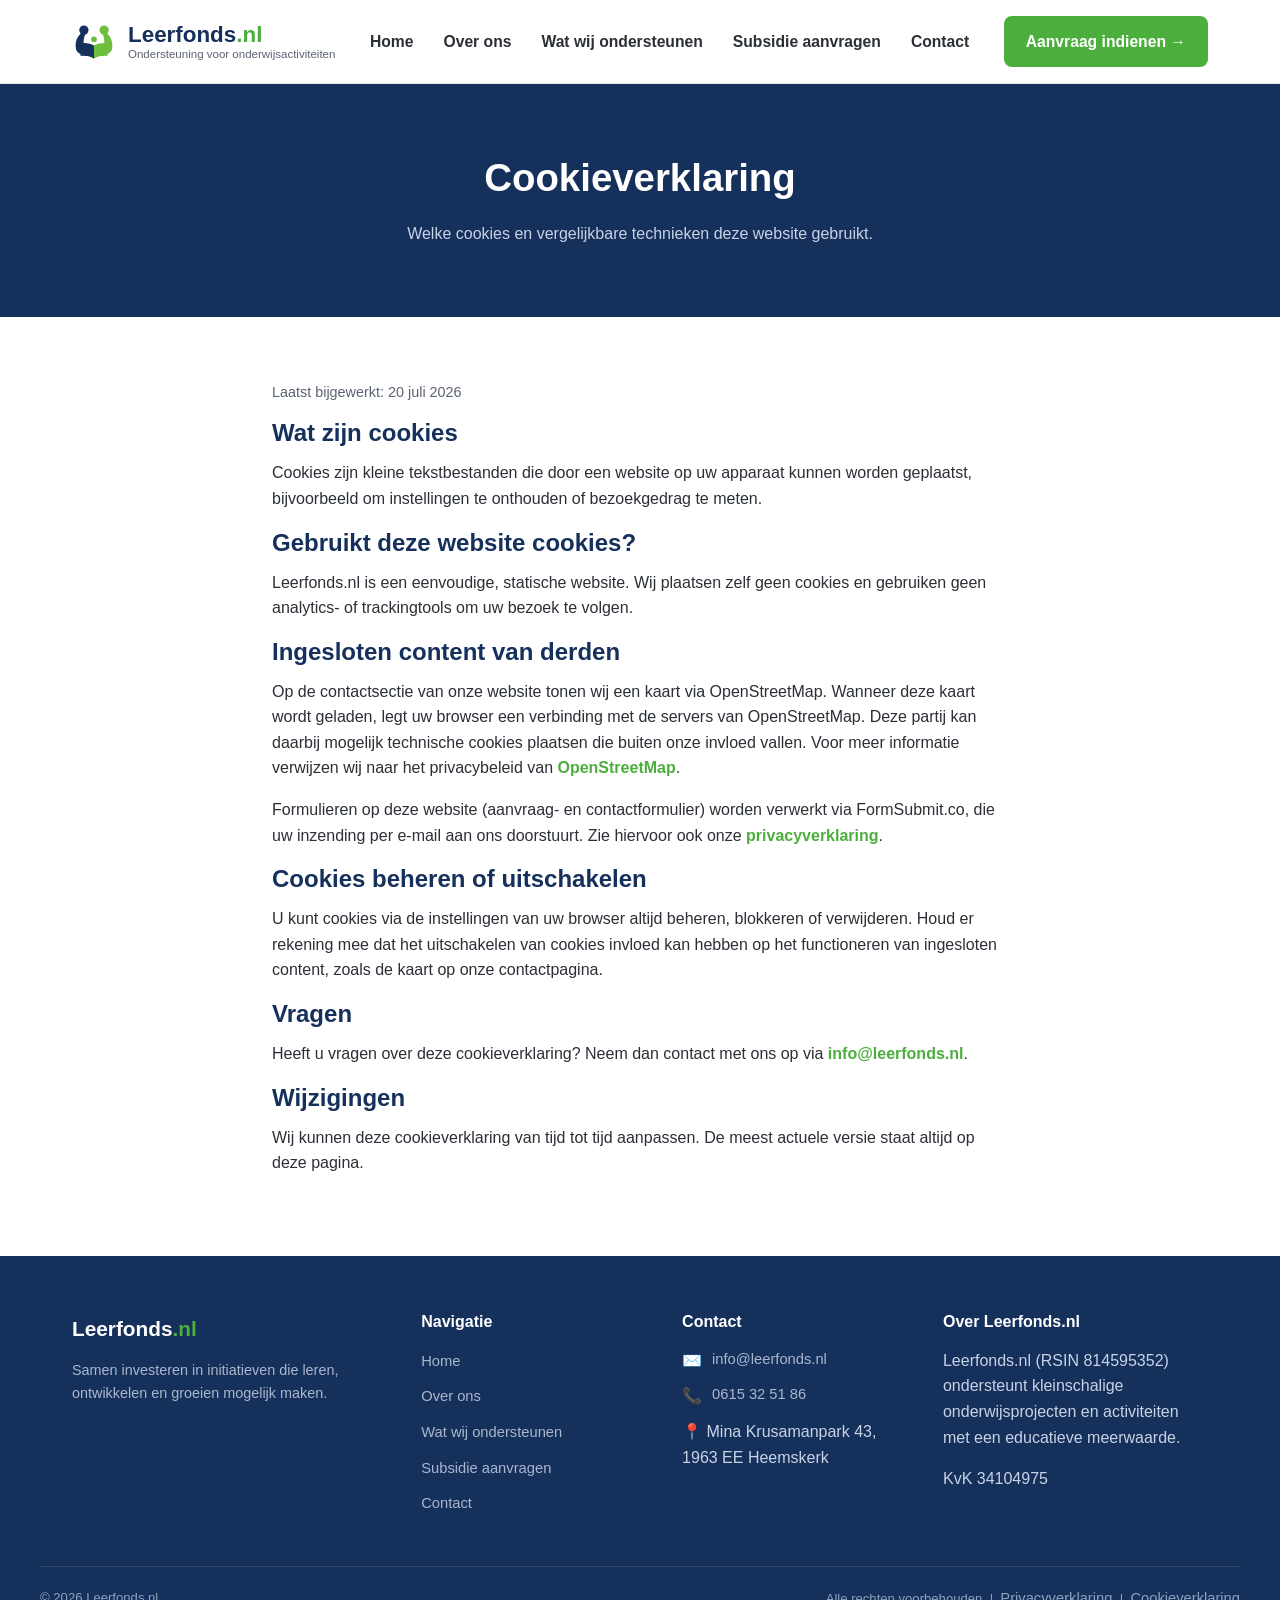
<file: cookieverklaring.html>
<!DOCTYPE html>
<html lang="nl">
<head>
<meta charset="UTF-8">
<meta name="viewport" content="width=device-width, initial-scale=1.0">
<title>Cookieverklaring — Leerfonds.nl</title>
<meta name="description" content="Cookieverklaring van Stichting Ondersteuning Onderwijs (Leerfonds.nl): welke cookies en vergelijkbare technieken deze website gebruikt.">
<link rel="icon" href="logo.svg" type="image/svg+xml">
<link rel="stylesheet" href="style.css">
</head>
<body>
<a class="skip-link" href="#main">Ga naar inhoud</a>

<header class="site-header">
  <div class="header-inner">
    <a class="logo" href="index.html#home">
      <img src="logo.svg" alt="Leerfonds.nl logo" width="44" height="44">
      <span class="logo-text">
        <span class="brand">Leerfonds<span>.nl</span></span>
        <span class="tagline">Ondersteuning voor onderwijsactiviteiten</span>
      </span>
    </a>
    <nav class="main-nav" aria-label="Hoofdmenu">
      <ul>
        <li><a href="index.html#home">Home</a></li>
        <li><a href="index.html#over-ons">Over ons</a></li>
        <li><a href="index.html#wat-wij-ondersteunen">Wat wij ondersteunen</a></li>
        <li><a href="index.html#subsidie-aanvragen">Subsidie aanvragen</a></li>
        <li><a href="index.html#contact">Contact</a></li>
      </ul>
    </nav>
    <div class="header-cta">
      <a class="btn btn-header" href="index.html#subsidie-aanvragen">Aanvraag indienen →</a>
      <button class="nav-toggle" aria-label="Menu openen" aria-expanded="false">☰</button>
    </div>
  </div>
</header>

<main id="main">

  <section class="page-hero">
    <div class="container">
      <h1>Cookieverklaring</h1>
      <p>Welke cookies en vergelijkbare technieken deze website gebruikt.</p>
    </div>
  </section>

  <section class="section">
    <div class="container" style="max-width:800px;">

      <p style="color:var(--text-light); font-size:.9rem;">Laatst bijgewerkt: 20 juli 2026</p>

      <h2>Wat zijn cookies</h2>
      <p>Cookies zijn kleine tekstbestanden die door een website op uw apparaat kunnen worden geplaatst, bijvoorbeeld om instellingen te onthouden of bezoekgedrag te meten.</p>

      <h2>Gebruikt deze website cookies?</h2>
      <p>Leerfonds.nl is een eenvoudige, statische website. Wij plaatsen zelf geen cookies en gebruiken geen analytics- of trackingtools om uw bezoek te volgen.</p>

      <h2>Ingesloten content van derden</h2>
      <p>Op de contactsectie van onze website tonen wij een kaart via OpenStreetMap. Wanneer deze kaart wordt geladen, legt uw browser een verbinding met de servers van OpenStreetMap. Deze partij kan daarbij mogelijk technische cookies plaatsen die buiten onze invloed vallen. Voor meer informatie verwijzen wij naar het privacybeleid van <a href="https://wiki.osmfoundation.org/wiki/Privacy_Policy" style="color:var(--green); font-weight:600;" target="_blank" rel="noopener">OpenStreetMap</a>.</p>
      <p>Formulieren op deze website (aanvraag- en contactformulier) worden verwerkt via FormSubmit.co, die uw inzending per e-mail aan ons doorstuurt. Zie hiervoor ook onze <a href="privacyverklaring.html" style="color:var(--green); font-weight:600;">privacyverklaring</a>.</p>

      <h2>Cookies beheren of uitschakelen</h2>
      <p>U kunt cookies via de instellingen van uw browser altijd beheren, blokkeren of verwijderen. Houd er rekening mee dat het uitschakelen van cookies invloed kan hebben op het functioneren van ingesloten content, zoals de kaart op onze contactpagina.</p>

      <h2>Vragen</h2>
      <p>Heeft u vragen over deze cookieverklaring? Neem dan contact met ons op via <a href="mailto:info@leerfonds.nl" style="color:var(--green); font-weight:600;">info@leerfonds.nl</a>.</p>

      <h2>Wijzigingen</h2>
      <p>Wij kunnen deze cookieverklaring van tijd tot tijd aanpassen. De meest actuele versie staat altijd op deze pagina.</p>

    </div>
  </section>

</main>

<footer class="site-footer">
  <div class="container footer-grid">
    <div class="footer-brand">
      <span class="brand">Leerfonds<span>.nl</span></span>
      <p>Samen investeren in initiatieven die leren, ontwikkelen en groeien mogelijk maken.</p>
    </div>
    <div>
      <h4>Navigatie</h4>
      <ul>
        <li><a href="index.html#home">Home</a></li>
        <li><a href="index.html#over-ons">Over ons</a></li>
        <li><a href="index.html#wat-wij-ondersteunen">Wat wij ondersteunen</a></li>
        <li><a href="index.html#subsidie-aanvragen">Subsidie aanvragen</a></li>
        <li><a href="index.html#contact">Contact</a></li>
      </ul>
    </div>
    <div>
      <h4>Contact</h4>
      <ul class="footer-contact">
        <li>✉️ <a href="mailto:info@leerfonds.nl">info@leerfonds.nl</a></li>
        <li>📞 <a href="tel:+31615325186">0615 32 51 86</a></li>
        <li>📍 Mina Krusamanpark 43, 1963 EE Heemskerk</li>
      </ul>
    </div>
    <div>
      <h4>Over Leerfonds.nl</h4>
      <p>Leerfonds.nl (RSIN 814595352) ondersteunt kleinschalige onderwijsprojecten en activiteiten met een educatieve meerwaarde.</p>
      <p>KvK 34104975</p>
    </div>
  </div>
  <div class="container footer-bottom">
    <span>© <span id="footer-year">2026</span> Leerfonds.nl</span>
    <span>
      <span>Alle rechten voorbehouden</span> &nbsp;|&nbsp;
      <a href="privacyverklaring.html">Privacyverklaring</a> &nbsp;|&nbsp;
      <a href="cookieverklaring.html">Cookieverklaring</a>
    </span>
  </div>
</footer>

<script src="script.js"></script>
</body>
</html>
</file>
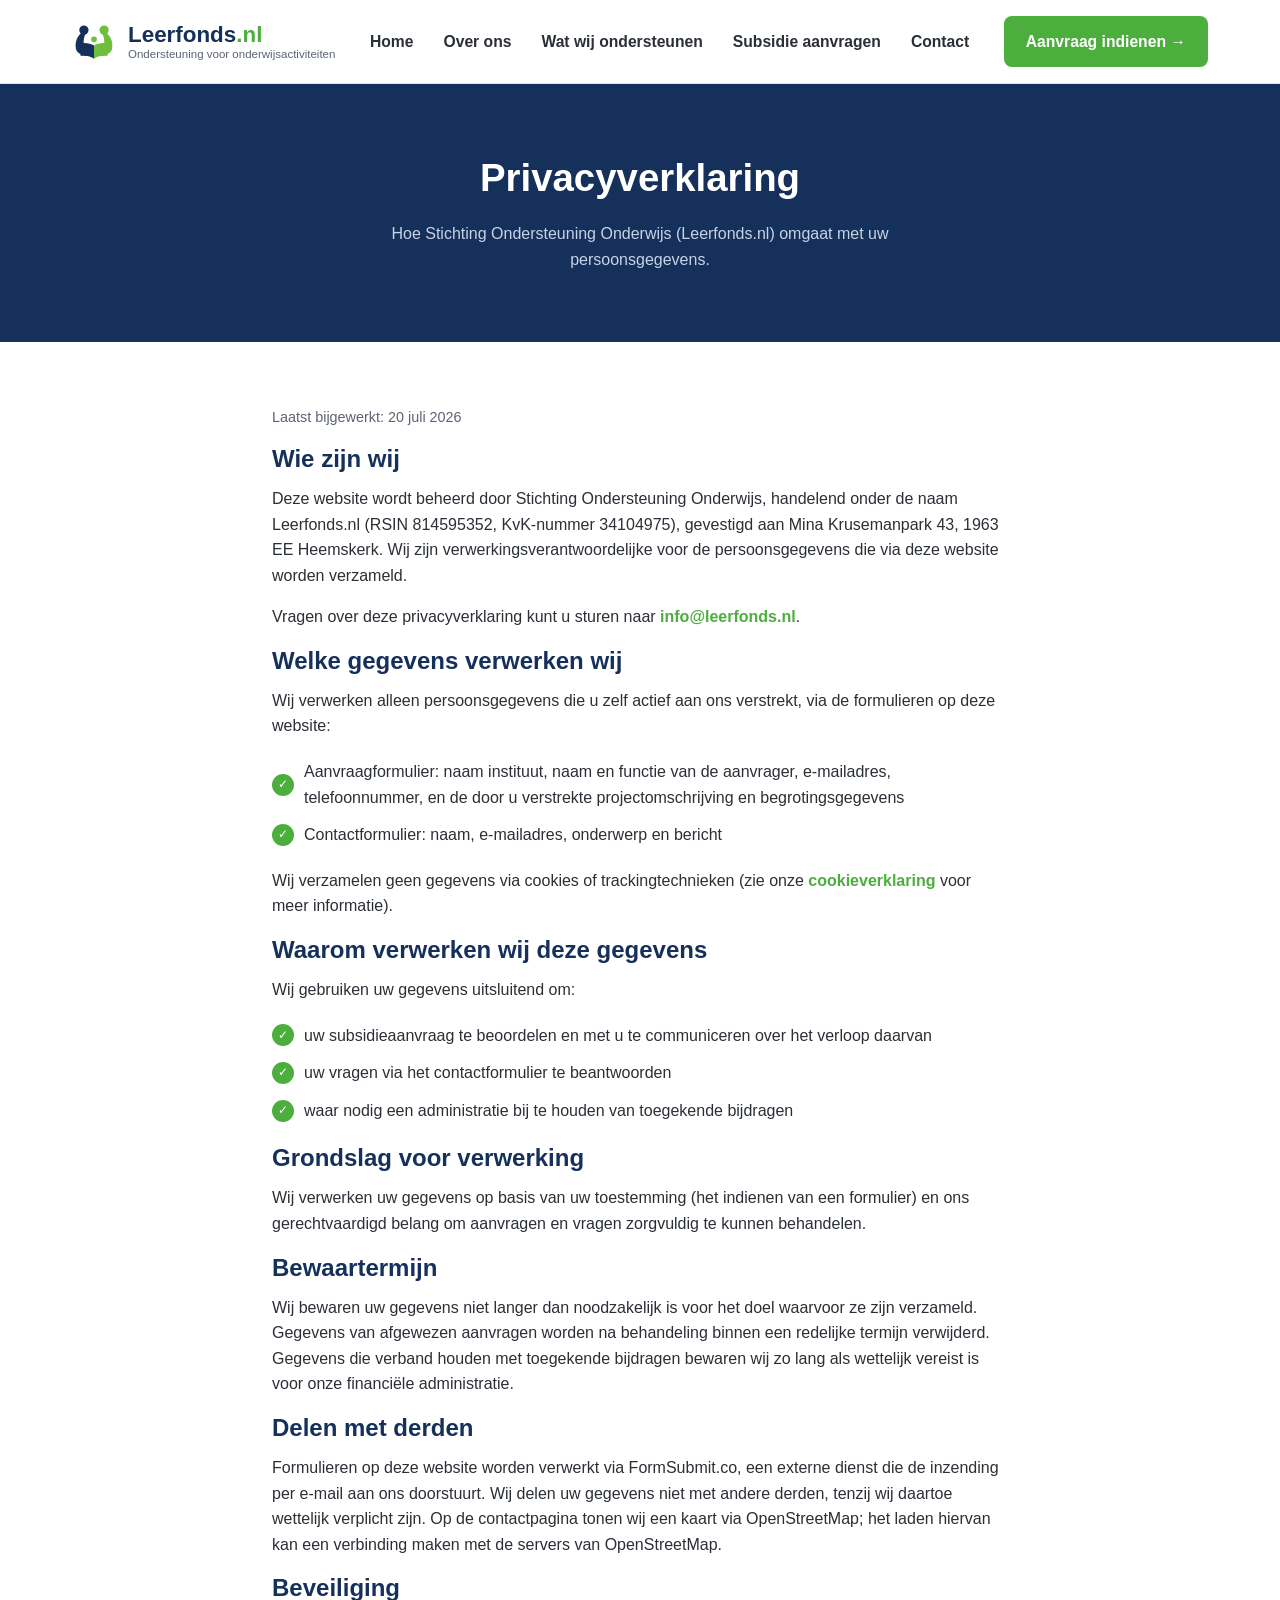
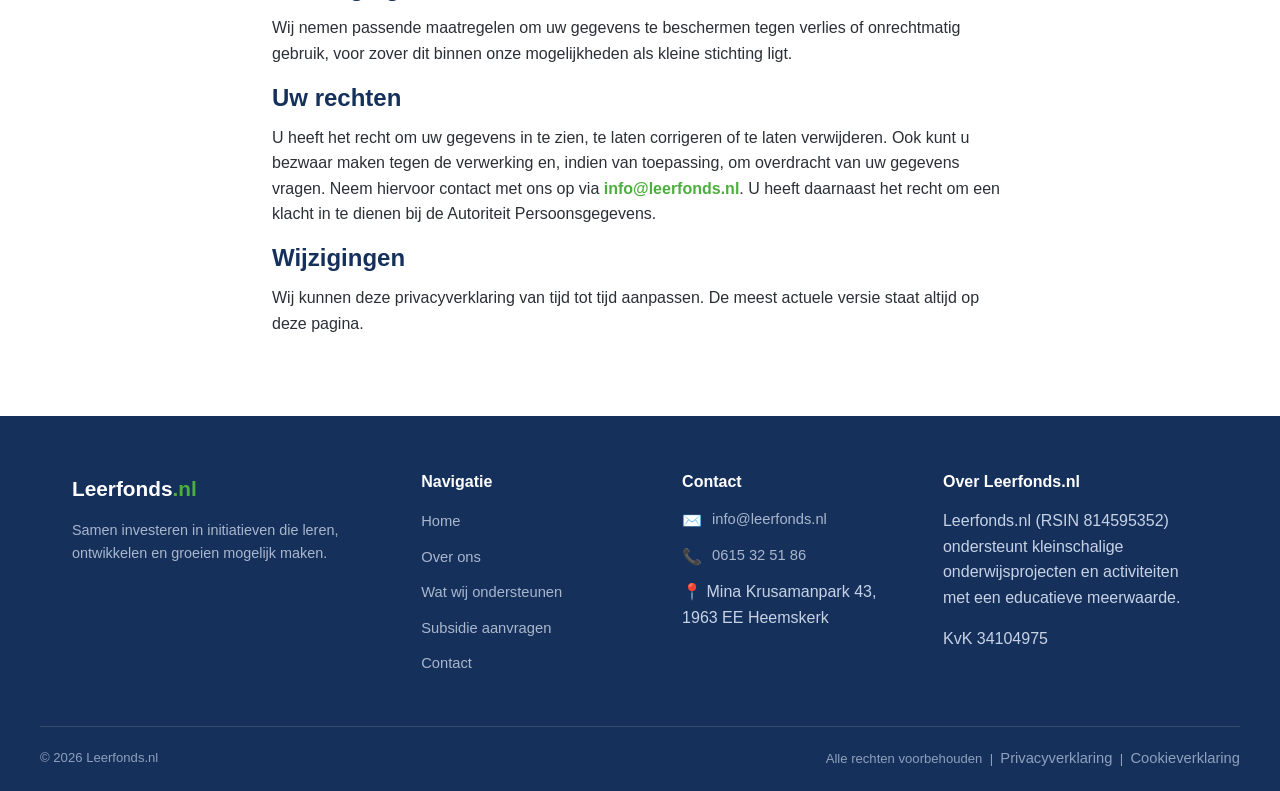
<file: privacyverklaring.html>
<!DOCTYPE html>
<html lang="nl">
<head>
<meta charset="UTF-8">
<meta name="viewport" content="width=device-width, initial-scale=1.0">
<title>Privacyverklaring — Leerfonds.nl</title>
<meta name="description" content="Privacyverklaring van Stichting Ondersteuning Onderwijs (Leerfonds.nl): welke persoonsgegevens wij verwerken, waarom, en welke rechten u heeft.">
<link rel="icon" href="logo.svg" type="image/svg+xml">
<link rel="stylesheet" href="style.css">
</head>
<body>
<a class="skip-link" href="#main">Ga naar inhoud</a>

<header class="site-header">
  <div class="header-inner">
    <a class="logo" href="index.html#home">
      <img src="logo.svg" alt="Leerfonds.nl logo" width="44" height="44">
      <span class="logo-text">
        <span class="brand">Leerfonds<span>.nl</span></span>
        <span class="tagline">Ondersteuning voor onderwijsactiviteiten</span>
      </span>
    </a>
    <nav class="main-nav" aria-label="Hoofdmenu">
      <ul>
        <li><a href="index.html#home">Home</a></li>
        <li><a href="index.html#over-ons">Over ons</a></li>
        <li><a href="index.html#wat-wij-ondersteunen">Wat wij ondersteunen</a></li>
        <li><a href="index.html#subsidie-aanvragen">Subsidie aanvragen</a></li>
        <li><a href="index.html#contact">Contact</a></li>
      </ul>
    </nav>
    <div class="header-cta">
      <a class="btn btn-header" href="index.html#subsidie-aanvragen">Aanvraag indienen →</a>
      <button class="nav-toggle" aria-label="Menu openen" aria-expanded="false">☰</button>
    </div>
  </div>
</header>

<main id="main">

  <section class="page-hero">
    <div class="container">
      <h1>Privacyverklaring</h1>
      <p>Hoe Stichting Ondersteuning Onderwijs (Leerfonds.nl) omgaat met uw persoonsgegevens.</p>
    </div>
  </section>

  <section class="section">
    <div class="container" style="max-width:800px;">

      <p style="color:var(--text-light); font-size:.9rem;">Laatst bijgewerkt: 20 juli 2026</p>

      <h2>Wie zijn wij</h2>
      <p>Deze website wordt beheerd door Stichting Ondersteuning Onderwijs, handelend onder de naam Leerfonds.nl (RSIN 814595352, KvK-nummer 34104975), gevestigd aan Mina Krusemanpark 43, 1963 EE Heemskerk. Wij zijn verwerkingsverantwoordelijke voor de persoonsgegevens die via deze website worden verzameld.</p>
      <p>Vragen over deze privacyverklaring kunt u sturen naar <a href="mailto:info@leerfonds.nl" style="color:var(--green); font-weight:600;">info@leerfonds.nl</a>.</p>

      <h2>Welke gegevens verwerken wij</h2>
      <p>Wij verwerken alleen persoonsgegevens die u zelf actief aan ons verstrekt, via de formulieren op deze website:</p>
      <ul class="check-list">
        <li>Aanvraagformulier: naam instituut, naam en functie van de aanvrager, e-mailadres, telefoonnummer, en de door u verstrekte projectomschrijving en begrotingsgegevens</li>
        <li>Contactformulier: naam, e-mailadres, onderwerp en bericht</li>
      </ul>
      <p>Wij verzamelen geen gegevens via cookies of trackingtechnieken (zie onze <a href="cookieverklaring.html" style="color:var(--green); font-weight:600;">cookieverklaring</a> voor meer informatie).</p>

      <h2>Waarom verwerken wij deze gegevens</h2>
      <p>Wij gebruiken uw gegevens uitsluitend om:</p>
      <ul class="check-list">
        <li>uw subsidieaanvraag te beoordelen en met u te communiceren over het verloop daarvan</li>
        <li>uw vragen via het contactformulier te beantwoorden</li>
        <li>waar nodig een administratie bij te houden van toegekende bijdragen</li>
      </ul>

      <h2>Grondslag voor verwerking</h2>
      <p>Wij verwerken uw gegevens op basis van uw toestemming (het indienen van een formulier) en ons gerechtvaardigd belang om aanvragen en vragen zorgvuldig te kunnen behandelen.</p>

      <h2>Bewaartermijn</h2>
      <p>Wij bewaren uw gegevens niet langer dan noodzakelijk is voor het doel waarvoor ze zijn verzameld. Gegevens van afgewezen aanvragen worden na behandeling binnen een redelijke termijn verwijderd. Gegevens die verband houden met toegekende bijdragen bewaren wij zo lang als wettelijk vereist is voor onze financiële administratie.</p>

      <h2>Delen met derden</h2>
      <p>Formulieren op deze website worden verwerkt via FormSubmit.co, een externe dienst die de inzending per e-mail aan ons doorstuurt. Wij delen uw gegevens niet met andere derden, tenzij wij daartoe wettelijk verplicht zijn. Op de contactpagina tonen wij een kaart via OpenStreetMap; het laden hiervan kan een verbinding maken met de servers van OpenStreetMap.</p>

      <h2>Beveiliging</h2>
      <p>Wij nemen passende maatregelen om uw gegevens te beschermen tegen verlies of onrechtmatig gebruik, voor zover dit binnen onze mogelijkheden als kleine stichting ligt.</p>

      <h2>Uw rechten</h2>
      <p>U heeft het recht om uw gegevens in te zien, te laten corrigeren of te laten verwijderen. Ook kunt u bezwaar maken tegen de verwerking en, indien van toepassing, om overdracht van uw gegevens vragen. Neem hiervoor contact met ons op via <a href="mailto:info@leerfonds.nl" style="color:var(--green); font-weight:600;">info@leerfonds.nl</a>. U heeft daarnaast het recht om een klacht in te dienen bij de Autoriteit Persoonsgegevens.</p>

      <h2>Wijzigingen</h2>
      <p>Wij kunnen deze privacyverklaring van tijd tot tijd aanpassen. De meest actuele versie staat altijd op deze pagina.</p>

    </div>
  </section>

</main>

<footer class="site-footer">
  <div class="container footer-grid">
    <div class="footer-brand">
      <span class="brand">Leerfonds<span>.nl</span></span>
      <p>Samen investeren in initiatieven die leren, ontwikkelen en groeien mogelijk maken.</p>
    </div>
    <div>
      <h4>Navigatie</h4>
      <ul>
        <li><a href="index.html#home">Home</a></li>
        <li><a href="index.html#over-ons">Over ons</a></li>
        <li><a href="index.html#wat-wij-ondersteunen">Wat wij ondersteunen</a></li>
        <li><a href="index.html#subsidie-aanvragen">Subsidie aanvragen</a></li>
        <li><a href="index.html#contact">Contact</a></li>
      </ul>
    </div>
    <div>
      <h4>Contact</h4>
      <ul class="footer-contact">
        <li>✉️ <a href="mailto:info@leerfonds.nl">info@leerfonds.nl</a></li>
        <li>📞 <a href="tel:+31615325186">0615 32 51 86</a></li>
        <li>📍 Mina Krusamanpark 43, 1963 EE Heemskerk</li>
      </ul>
    </div>
    <div>
      <h4>Over Leerfonds.nl</h4>
      <p>Leerfonds.nl (RSIN 814595352) ondersteunt kleinschalige onderwijsprojecten en activiteiten met een educatieve meerwaarde.</p>
      <p>KvK 34104975</p>
    </div>
  </div>
  <div class="container footer-bottom">
    <span>© <span id="footer-year">2026</span> Leerfonds.nl</span>
    <span>
      <span>Alle rechten voorbehouden</span> &nbsp;|&nbsp;
      <a href="privacyverklaring.html">Privacyverklaring</a> &nbsp;|&nbsp;
      <a href="cookieverklaring.html">Cookieverklaring</a>
    </span>
  </div>
</footer>

<script src="script.js"></script>
</body>
</html>
</file>
<file: style.css>
/* ============ Leerfonds.nl — shared styles ============ */
:root{
  --navy:#16305c;
  --navy-light:#1e3a6e;
  --green:#4caf3d;
  --green-dark:#3d8f2f;
  --bg-light:#eef2f5;
  --bg-soft:#f4f7f2;
  --text:#2b2f36;
  --text-light:#5b6472;
  --white:#ffffff;
  --border:#e2e6ea;
  --shadow: 0 10px 30px rgba(22,48,92,0.08);
  --radius: 14px;
  font-size:16px;
}

*{box-sizing:border-box;}
html{scroll-behavior:smooth;}
section[id], [id="voorwaarden"], [id="aanvraagformulier"]{scroll-margin-top:88px;}
body{
  margin:0;
  font-family:"Segoe UI", -apple-system, BlinkMacSystemFont, Roboto, Helvetica, Arial, sans-serif;
  color:var(--text);
  background:var(--white);
  line-height:1.6;
}
img{max-width:100%; display:block;}
a{color:inherit; text-decoration:none;}
ul{margin:0; padding:0; list-style:none;}
h1,h2,h3,h4{margin:0 0 .5em; color:var(--navy); line-height:1.25;}
p{margin:0 0 1em;}
.container{
  max-width:1200px;
  margin:0 auto;
  padding:0 32px;
}
.green{color:var(--green);}

/* ---------- Buttons ---------- */
.btn{
  display:inline-flex;
  align-items:center;
  gap:8px;
  padding:13px 24px;
  border-radius:8px;
  font-weight:600;
  font-size:.98rem;
  cursor:pointer;
  border:2px solid transparent;
  transition:all .2s ease;
}
.btn-primary{
  background:var(--green);
  color:var(--white);
}
.btn-primary:hover{background:var(--green-dark);}
.btn-outline{
  background:transparent;
  border-color:var(--navy);
  color:var(--navy);
}
.btn-outline:hover{background:var(--navy); color:var(--white);}
.btn-header{
  background:var(--green);
  color:var(--white);
  padding:11px 20px;
  border-radius:8px;
}
.btn-header:hover{background:var(--green-dark);}
.btn-block{width:100%; justify-content:center;}
.btn[disabled]{opacity:.6; cursor:not-allowed;}

/* ---------- Header ---------- */
header.site-header{
  position:sticky;
  top:0;
  z-index:100;
  background:var(--white);
  border-bottom:1px solid var(--border);
}
.header-inner{
  display:flex;
  align-items:center;
  justify-content:space-between;
  padding:16px 32px;
  max-width:1200px;
  margin:0 auto;
  gap:24px;
}
.logo{display:flex; align-items:center; gap:12px;}
.logo-text{display:flex; flex-direction:column; line-height:1.1;}
.logo-text .brand{font-size:1.4rem; font-weight:800; color:var(--navy);}
.logo-text .brand span{color:var(--green);}
.logo-text .tagline{font-size:.72rem; color:var(--text-light);}
nav.main-nav ul{display:flex; gap:30px;}
nav.main-nav a{
  font-weight:600;
  color:var(--text);
  font-size:.98rem;
  padding:6px 0;
  border-bottom:2px solid transparent;
  transition:all .2s;
}
nav.main-nav a:hover, nav.main-nav a.active{
  color:var(--green);
  border-bottom-color:var(--green);
}
.header-cta{display:flex; align-items:center; gap:20px;}
.nav-toggle{
  display:none;
  background:none;
  border:none;
  font-size:1.6rem;
  color:var(--navy);
  cursor:pointer;
}

@media (max-width: 900px){
  nav.main-nav{
    display:none;
    position:absolute;
    top:100%;
    left:0; right:0;
    background:var(--white);
    border-bottom:1px solid var(--border);
    box-shadow:var(--shadow);
  }
  nav.main-nav.open{display:block;}
  nav.main-nav ul{flex-direction:column; padding:16px 32px; gap:14px;}
  .header-cta .btn-header{padding:9px 16px; font-size:.9rem;}
  .nav-toggle{display:block;}
}

/* ---------- Hero ---------- */
.hero{
  background:var(--bg-light);
}
.hero-inner{
  display:grid;
  grid-template-columns:1fr 1fr;
  align-items:center;
  gap:40px;
  max-width:1200px;
  margin:0 auto;
  padding:0 32px;
}
.hero-content{padding:70px 0;}
.hero-content h1{font-size:2.6rem; margin-bottom:20px;}
.hero-content p{color:var(--text-light); font-size:1.05rem; max-width:520px;}
.hero-actions{display:flex; gap:14px; margin-top:26px; flex-wrap:wrap;}
.hero-image{height:100%; min-height:380px; overflow:hidden;}
.hero-image img{width:100%; height:100%; object-fit:cover;}

@media (max-width:900px){
  .hero-inner{grid-template-columns:1fr;}
  .hero-content{padding:44px 0 20px;}
  .hero-content h1{font-size:2rem;}
  .hero-image{min-height:260px; order:-1; margin-top:0;}
}

/* ---------- Page hero (sub pages) ---------- */
.page-hero{
  background:var(--navy);
  color:var(--white);
  padding:70px 0;
  text-align:center;
}
.page-hero h1{color:var(--white); font-size:2.4rem;}
.page-hero p{color:#c7d3e5; max-width:640px; margin:0 auto;}

/* ---------- Feature strip ---------- */
.feature-strip{
  padding:50px 0;
}
.feature-grid{
  display:grid;
  grid-template-columns:repeat(4, 1fr);
  gap:0;
}
.feature-item{
  text-align:center;
  padding:0 24px;
  border-left:1px solid var(--border);
}
.feature-item:first-child{border-left:none;}
.feature-icon{
  width:64px; height:64px;
  margin:0 auto 16px;
  border-radius:50%;
  background:var(--bg-light);
  display:flex; align-items:center; justify-content:center;
  font-size:1.7rem;
}
.feature-item h3{font-size:1.05rem; margin-bottom:6px;}
.feature-item p{color:var(--text-light); font-size:.92rem; margin:0;}

@media (max-width:900px){
  .feature-grid{grid-template-columns:1fr 1fr; row-gap:36px;}
  .feature-item{border-left:none;}
}
@media (max-width:560px){
  .feature-grid{grid-template-columns:1fr;}
}

/* ---------- Two column section ---------- */
.split-section{
  background:var(--bg-soft);
  padding:60px 0;
}
.split-grid{
  display:grid;
  grid-template-columns:1.1fr .9fr;
  gap:28px;
}
.card{
  background:var(--white);
  border-radius:var(--radius);
  padding:34px;
  box-shadow:var(--shadow);
}
.card-dark{
  background:var(--navy);
  color:var(--white);
}
.card-dark h2{color:var(--white);}
.card-dark p{color:#c7d3e5;}

.support-list{
  display:grid;
  grid-template-columns:1fr 1fr;
  gap:22px 30px;
  margin:26px 0;
}
.support-item{display:flex; gap:14px;}
.support-item .icon{
  flex:none;
  width:40px; height:40px;
  border-radius:8px;
  background:var(--bg-light);
  display:flex; align-items:center; justify-content:center;
  font-size:1.2rem;
}
.support-item h3{font-size:1rem; margin-bottom:4px;}
.support-item p{color:var(--text-light); font-size:.9rem; margin:0;}

.check-list{margin:20px 0; display:flex; flex-direction:column; gap:12px;}
.check-list li{display:flex; align-items:center; gap:10px; font-weight:500;}
.check-list li::before{
  content:"✓";
  flex:none;
  width:22px; height:22px;
  border-radius:50%;
  background:var(--green);
  color:var(--white);
  font-size:.75rem;
  display:flex; align-items:center; justify-content:center;
}
.card-image{
  margin-top:24px;
  border-radius:var(--radius);
  overflow:hidden;
}
.link-line{
  display:flex; align-items:center; gap:10px;
  margin-top:20px;
  font-size:.92rem;
}
.link-line a{color:var(--green); font-weight:600;}
.link-line a:hover{text-decoration:underline;}

@media (max-width:900px){
  .split-grid{grid-template-columns:1fr;}
  .support-list{grid-template-columns:1fr;}
}

/* ---------- Generic content section ---------- */
.section{padding:64px 0;}
.section-header{max-width:680px; margin:0 auto 40px; text-align:center;}
.section-header p{color:var(--text-light);}

.content-grid{
  display:grid;
  grid-template-columns:repeat(3,1fr);
  gap:26px;
}
@media (max-width:900px){
  .content-grid{grid-template-columns:1fr 1fr;}
}
@media (max-width:600px){
  .content-grid{grid-template-columns:1fr;}
}

.info-card{
  border:1px solid var(--border);
  border-radius:var(--radius);
  padding:28px;
  transition:box-shadow .2s, transform .2s;
}
.info-card:hover{box-shadow:var(--shadow); transform:translateY(-3px);}
.info-card .icon{
  width:52px; height:52px;
  border-radius:10px;
  background:var(--bg-light);
  display:flex; align-items:center; justify-content:center;
  font-size:1.4rem;
  margin-bottom:16px;
}

/* ---------- Stats ---------- */
.stats-row{
  display:grid;
  grid-template-columns:repeat(4,1fr);
  gap:24px;
  text-align:center;
}
.stat-num{font-size:2.2rem; font-weight:800; color:var(--green);}
.stat-label{color:var(--text-light); font-size:.92rem;}
@media (max-width:700px){
  .stats-row{grid-template-columns:1fr 1fr;}
}

/* ---------- Timeline (procedure) ---------- */
.timeline{
  display:grid;
  grid-template-columns:repeat(4,1fr);
  gap:24px;
  counter-reset:step;
}
.timeline-step{
  background:var(--white);
  border:1px solid var(--border);
  border-radius:var(--radius);
  padding:26px;
  position:relative;
}
.timeline-step .num{
  width:38px; height:38px;
  border-radius:50%;
  background:var(--green);
  color:var(--white);
  font-weight:700;
  display:flex; align-items:center; justify-content:center;
  margin-bottom:14px;
}
@media (max-width:900px){
  .timeline{grid-template-columns:1fr 1fr;}
}
@media (max-width:560px){
  .timeline{grid-template-columns:1fr;}
}

/* ---------- Forms ---------- */
.form-card{
  background:var(--white);
  border:1px solid var(--border);
  border-radius:var(--radius);
  box-shadow:var(--shadow);
  padding:40px;
  max-width:760px;
  margin:0 auto;
}
.form-row{
  display:grid;
  grid-template-columns:1fr 1fr;
  gap:20px;
}
.form-group{margin-bottom:20px;}
.form-group.full{grid-column:1 / -1;}
.form-section-title{
  margin:30px 0 16px;
  padding-top:24px;
  border-top:1px solid var(--border);
  color:var(--navy);
  font-size:1.05rem;
}
.form-card h4.form-section-title:first-of-type{border-top:none; padding-top:0; margin-top:20px;}
label{
  display:block;
  font-weight:600;
  font-size:.9rem;
  margin-bottom:6px;
  color:var(--navy);
}
input, select, textarea{
  width:100%;
  padding:12px 14px;
  border:1px solid var(--border);
  border-radius:8px;
  font-size:.95rem;
  font-family:inherit;
  color:var(--text);
  background:var(--white);
}
input:focus, select:focus, textarea:focus{
  outline:none;
  border-color:var(--green);
  box-shadow:0 0 0 3px rgba(76,175,61,.15);
}
textarea{resize:vertical; min-height:120px;}
.required{color:var(--green);}
.form-hint{font-size:.82rem; color:var(--text-light); margin-top:16px;}
.form-status{
  margin-top:18px;
  padding:14px 16px;
  border-radius:8px;
  font-size:.92rem;
  display:none;
}
.form-status.success{display:block; background:#eaf7e6; color:#2e6b22; border:1px solid #bfe4b3;}
.form-status.error{display:block; background:#fdecea; color:#a3271b; border:1px solid #f3c2bd;}
@media (max-width:700px){
  .form-row{grid-template-columns:1fr;}
  .form-card{padding:26px;}
}

/* ---------- Contact page ---------- */
.contact-grid{
  display:grid;
  grid-template-columns:.9fr 1.1fr;
  gap:36px;
}
.contact-info-item{
  display:flex; gap:16px;
  padding:18px 0;
  border-bottom:1px solid var(--border);
}
.contact-info-item:last-child{border-bottom:none;}
.contact-info-item .icon{
  flex:none;
  width:44px; height:44px;
  border-radius:8px;
  background:var(--bg-light);
  display:flex; align-items:center; justify-content:center;
  font-size:1.2rem;
}
.contact-info-item h3{font-size:.98rem; margin-bottom:2px;}
.contact-info-item p, .contact-info-item a{color:var(--text-light); font-size:.92rem;}
.map-embed{
  margin-top:24px;
  border-radius:var(--radius);
  overflow:hidden;
  border:1px solid var(--border);
}
.map-embed iframe{width:100%; height:220px; border:0; display:block;}

@media (max-width:900px){
  .contact-grid{grid-template-columns:1fr;}
}

/* ---------- CTA band ---------- */
.cta-band{
  background:var(--navy);
  color:var(--white);
  padding:56px 0;
  text-align:center;
}
.cta-band h2{color:var(--white);}
.cta-band p{color:#c7d3e5; max-width:560px; margin:0 auto 24px;}

/* ---------- Footer ---------- */
footer.site-footer{
  background:var(--navy);
  color:#c7d3e5;
  padding:56px 0 0;
}
.footer-grid{
  display:grid;
  grid-template-columns:1.4fr 1fr 1fr 1.2fr;
  gap:40px;
  padding-bottom:40px;
  border-bottom:1px solid rgba(255,255,255,.12);
}
.footer-brand .brand{font-size:1.3rem; font-weight:800; color:var(--white);}
.footer-brand .brand span{color:var(--green);}
.footer-brand p{margin-top:14px; font-size:.9rem; color:#a9b7cc;}
.anbi-badge{
  margin-top:18px;
  display:inline-flex;
  align-items:center;
  gap:8px;
  font-size:.78rem;
  color:#a9b7cc;
}
.anbi-badge .badge-circle{
  width:34px; height:34px;
  border-radius:50%;
  border:2px solid #a9b7cc;
  display:flex; align-items:center; justify-content:center;
  font-size:.6rem;
  font-weight:800;
}
footer h4{color:var(--white); font-size:1rem; margin-bottom:16px;}
footer ul li{margin-bottom:10px;}
footer a{color:#a9b7cc; font-size:.92rem;}
footer a:hover{color:var(--white);}
.footer-contact li{display:flex; gap:10px; align-items:flex-start;}
.footer-bottom{
  padding:20px 0;
  display:flex;
  justify-content:space-between;
  flex-wrap:wrap;
  gap:10px;
  font-size:.82rem;
  color:#8ea0bb;
}
.footer-bottom a{color:#8ea0bb;}
.footer-bottom a:hover{color:var(--white);}

@media (max-width:900px){
  .footer-grid{grid-template-columns:1fr 1fr; gap:32px;}
}
@media (max-width:560px){
  .footer-grid{grid-template-columns:1fr;}
}

/* ---------- Utility ---------- */
.mt-0{margin-top:0;}
.text-center{text-align:center;}
.skip-link{
  position:absolute; left:-999px; top:auto;
  background:var(--navy); color:var(--white); padding:10px 16px; z-index:200;
}
.skip-link:focus{left:10px; top:10px;}
</file>
